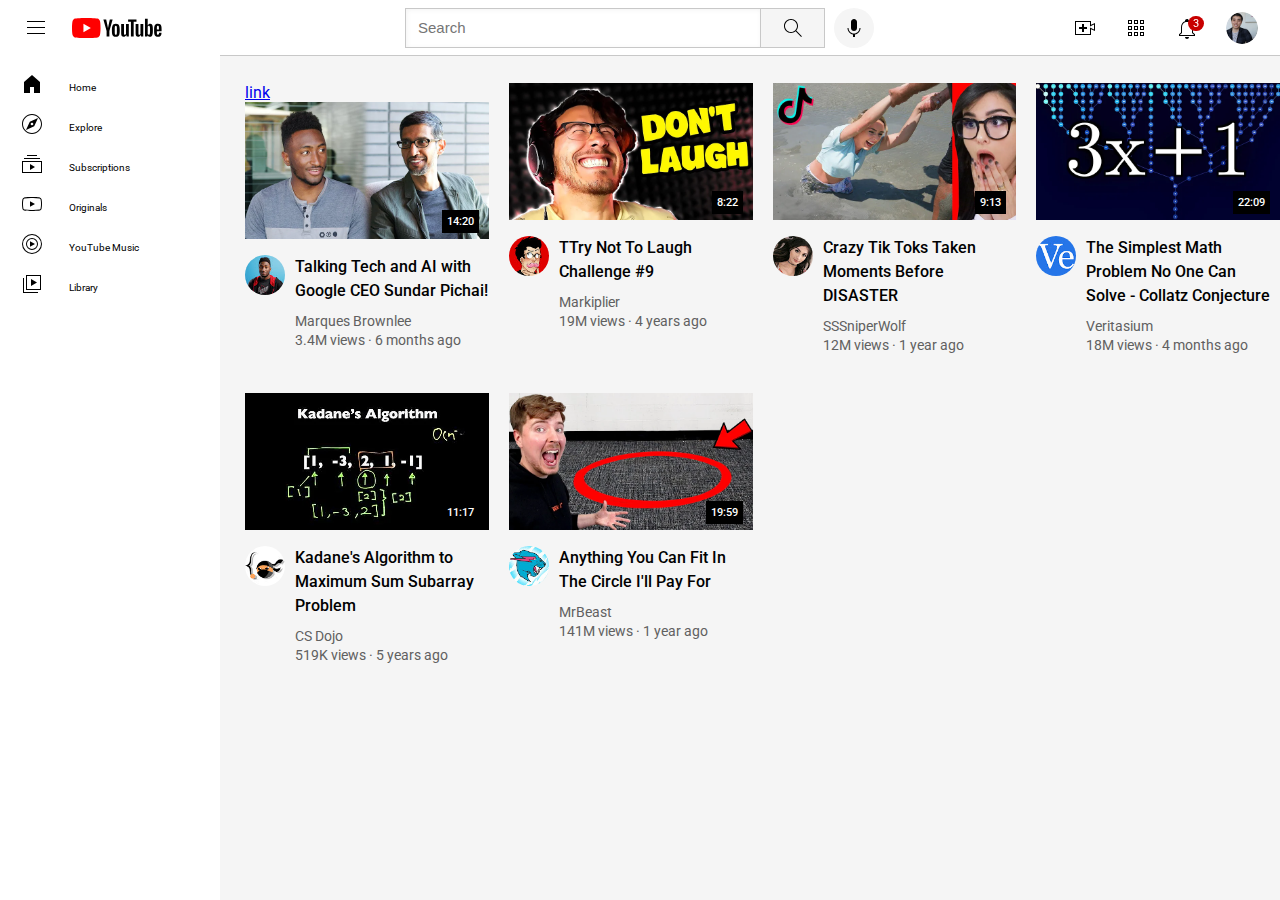
<file: index.html>
<!DOCTYPE html>
<html>
  <head>
    <title>YouTube clone</title>
    <link rel="preconnect" href="https://fonts.googleapis.com">
    <link rel="preconnect" href="https://fonts.gstatic.com" crossorigin>
    <link href="https://fonts.googleapis.com/css2?family=Roboto:wght@400;500;700&display=swap" rel="stylesheet">

    <link rel="stylesheet" href="styles/video.css">
    <link rel="stylesheet" href="styles/header.css">
    <link rel="stylesheet" href="styles/general.css">
    <link rel="stylesheet" href="styles/sidebar.css"> 

  </head>
  <body class="body-element">
    <div class="header-div">
      <div class="header-div1">
          <img class="hamburger-menu" src="icons/hamburger-menu.svg">
          <img class="youtube-logo" src="icons/youtube-logo.svg">
      </div>
      <div class="header-div2">
        <input class="search-bar" type="text" placeholder="Search">
        <button class="search-button">
          <img class="search-button-image" src="icons/search.svg">
          <div>Search</div>
        </button>
        <button class="voice-search-button">
          <img class="voice-icon-image" src="icons/voice-search-icon.svg">
          <div>Search with voice</div>
        </button>
      </div>
      <div class="header-div3">
        <div class="upload-div">
          <img class="upload-icon" src="icons/upload.svg">
          <div>Create</div>
        </div>
        <div class="upload-div">
          <img class="youtube-app-icon" src="icons/youtube-apps.svg">
          <div>YouTube apps</div>
        </div>
        <div class="notification-div">
          <img class="notifications-icon" src="icons/notifications.svg">
          <p class="three-div">3</p>
          <div class="tool-tip">Notifications</div>
        </div>
        <img class="channel-picture" src="channel-pictures/my-channel.jpeg">
      </div>
    </div>

    <div class="sidebar">
      <div class="sidebar-div">
        <img src="icons/home.svg">
        <div>Home</div>
      </div>
      <div class="sidebar-div">
        <img src="icons/explore.svg">
        <div>Explore</div>
      </div>
      <div class="sidebar-div">
        <img src="icons/subscriptions.svg">
        <div>Subscriptions</div>
      </div>
      <div class="sidebar-div">
        <img src="icons/originals.svg">
        <div>Originals</div>
      </div>
      <div class="sidebar-div">
        <img src="icons/youtube-music.svg">
        <div>YouTube Music</div>
      </div>
      <div class="sidebar-div">
        <img src="icons/library.svg">
        <div>Library</div>
      </div>
    </div>

    <div class="video-column">
      <div class="video-preview">
        <a href="https://softflow101.github.io/soft.youtubeclone/exercises.html" target="blank">
          link
        </a>
        <div class="div-thumbnail-1">
          <a href="https://www.youtube.com/watch?v=n2RNcPRtAiY" target="blank">
            <img class="thumbnail-1" src="thumbnails/thumbnail-1.webp">
          </a>
          <div class="time-div">14:20</div>
        </div>
        <div class="video-info-grid">
          <div class="profile-div">
            <a class="channel-link" href="https://www.youtube.com/c/mkbhd" target="blank">
              <img class="profile-pic" src="channel-pictures/channel-1.jpeg">
            </a>
          </div>
          <div class="video-info">
            <div class="video-title">
              <p class="talking-paragraph">
                <a class="video-link" href="https://www.youtube.com/watch?v=n2RNcPRtAiY" target="blank">
                  Talking Tech and AI with Google CEO Sundar Pichai!
                </a>
              </p>
            </div>
            <div>
              <p class="video-author">
              Marques Brownlee
              </p>
            </div>
            <div>
              <p class="video-stats">
              3.4M views · 6 months ago
              </p>
            </div>
          </div>
        </div>
      </div>
  
      <div class="video-preview">
        <div class="div-thumbnail-1">
          <img class="thumbnail-1" src="thumbnails/thumbnail-2.webp">
          <div class="time-div">8:22</div>
        </div>
        <div class="video-info-grid">
          <div class="profile-div">
            <img class="profile-pic" src="channel-pictures/channel-2.jpeg">
          </div>
          <div class="video-info">
            <div class="video-title">
              <p class="talking-paragraph">
              TTry Not To Laugh Challenge #9
              </p>
            </div>
            <div >
              <p class="video-author">
                Markiplier
              </p>
            </div>
            <div>
              <p class="video-stats">
                19M views &#183; 4 years ago
              </p>
            </div>
          </div>
        </div>
      </div>
  
      <div class="video-preview">
        <div class="div-thumbnail-1">
          <img class="thumbnail-1" src="thumbnails/thumbnail-3.webp">
          <div class="time-div">9:13</div>
        </div>
        <div class="video-info-grid">
          <div class="profile-div">
            <img class="profile-pic" src="channel-pictures/channel-3.jpeg">
          </div>
          <div class="video-info">
            <div class="video-title">
              <p class="talking-paragraph">
                Crazy Tik Toks Taken Moments Before DISASTER
              </p>
            </div>
            <div >
              <p class="video-author">
                SSSniperWolf
              </p>
            </div>
            <div>
              <p class="video-stats">
                12M views &#183; 1 year ago
              </p>
            </div>
          </div>
        </div>
      </div>
  
      <div class="video-preview">
        <div class="div-thumbnail-1">
          <img class="thumbnail-1" src="thumbnails/thumbnail-4.webp">
          <div class="time-div">22:09</div>
        </div>
        <div class="video-info-grid">
          <div class="profile-div">
            <img class="profile-pic" src="channel-pictures/channel-4.jpeg">
          </div>
          <div class="video-info">
            <div class="video-title">
              <p class="talking-paragraph">
                The Simplest Math Problem No One Can Solve - Collatz Conjecture
              </p>
            </div>
            <div >
              <p class="video-author">
                Veritasium
              </p>
            </div>
            <div>
              <p class="video-stats">
                
                18M views &#183; 4 months ago
              </p>
            </div>
          </div>
        </div>
      </div>
  
      <div class="video-preview">
        <div class="div-thumbnail-1">
          <img class="thumbnail-1" src="thumbnails/thumbnail-5.webp">
          <div class="time-div">11:17</div>
        </div>
        <div class="video-info-grid">
          <div class="profile-div">
            <img class="profile-pic" src="channel-pictures/channel-5.jpeg">
          </div>
          <div class="video-info">
            <div class="video-title">
              <p class="talking-paragraph">
                Kadane's Algorithm to Maximum Sum Subarray Problem
              </p>
            </div>
            <div >
              <p class="video-author">
                CS Dojo
              </p>
            </div>
            <div>
              <p class="video-stats">
                519K views &#183; 5 years ago
              </p>
            </div>
          </div>
        </div>
      </div>
  
      <div class="video-preview">
        <div class="div-thumbnail-1">
          <img class="thumbnail-1" src="thumbnails/thumbnail-6.webp">
          <div class="time-div">19:59</div>
        </div>
        <div class="video-info-grid">
          <div class="profile-div">
            <img class="profile-pic" src="channel-pictures/channel-6.jpeg">
          </div>
          <div class="video-info">
            <div class="video-title">
              <p class="talking-paragraph">
                Anything You Can Fit In The Circle I'll Pay For
              </p>
            </div>
            <div >
              <p class="video-author">
                MrBeast
              </p>
            </div>
            <div>
              <p class="video-stats">
                141M views &#183; 1 year ago
              </p>
            </div>
          </div>
        </div>
      </div>
    </div>
  </body>
</html>
  </body>
</html>
</file>
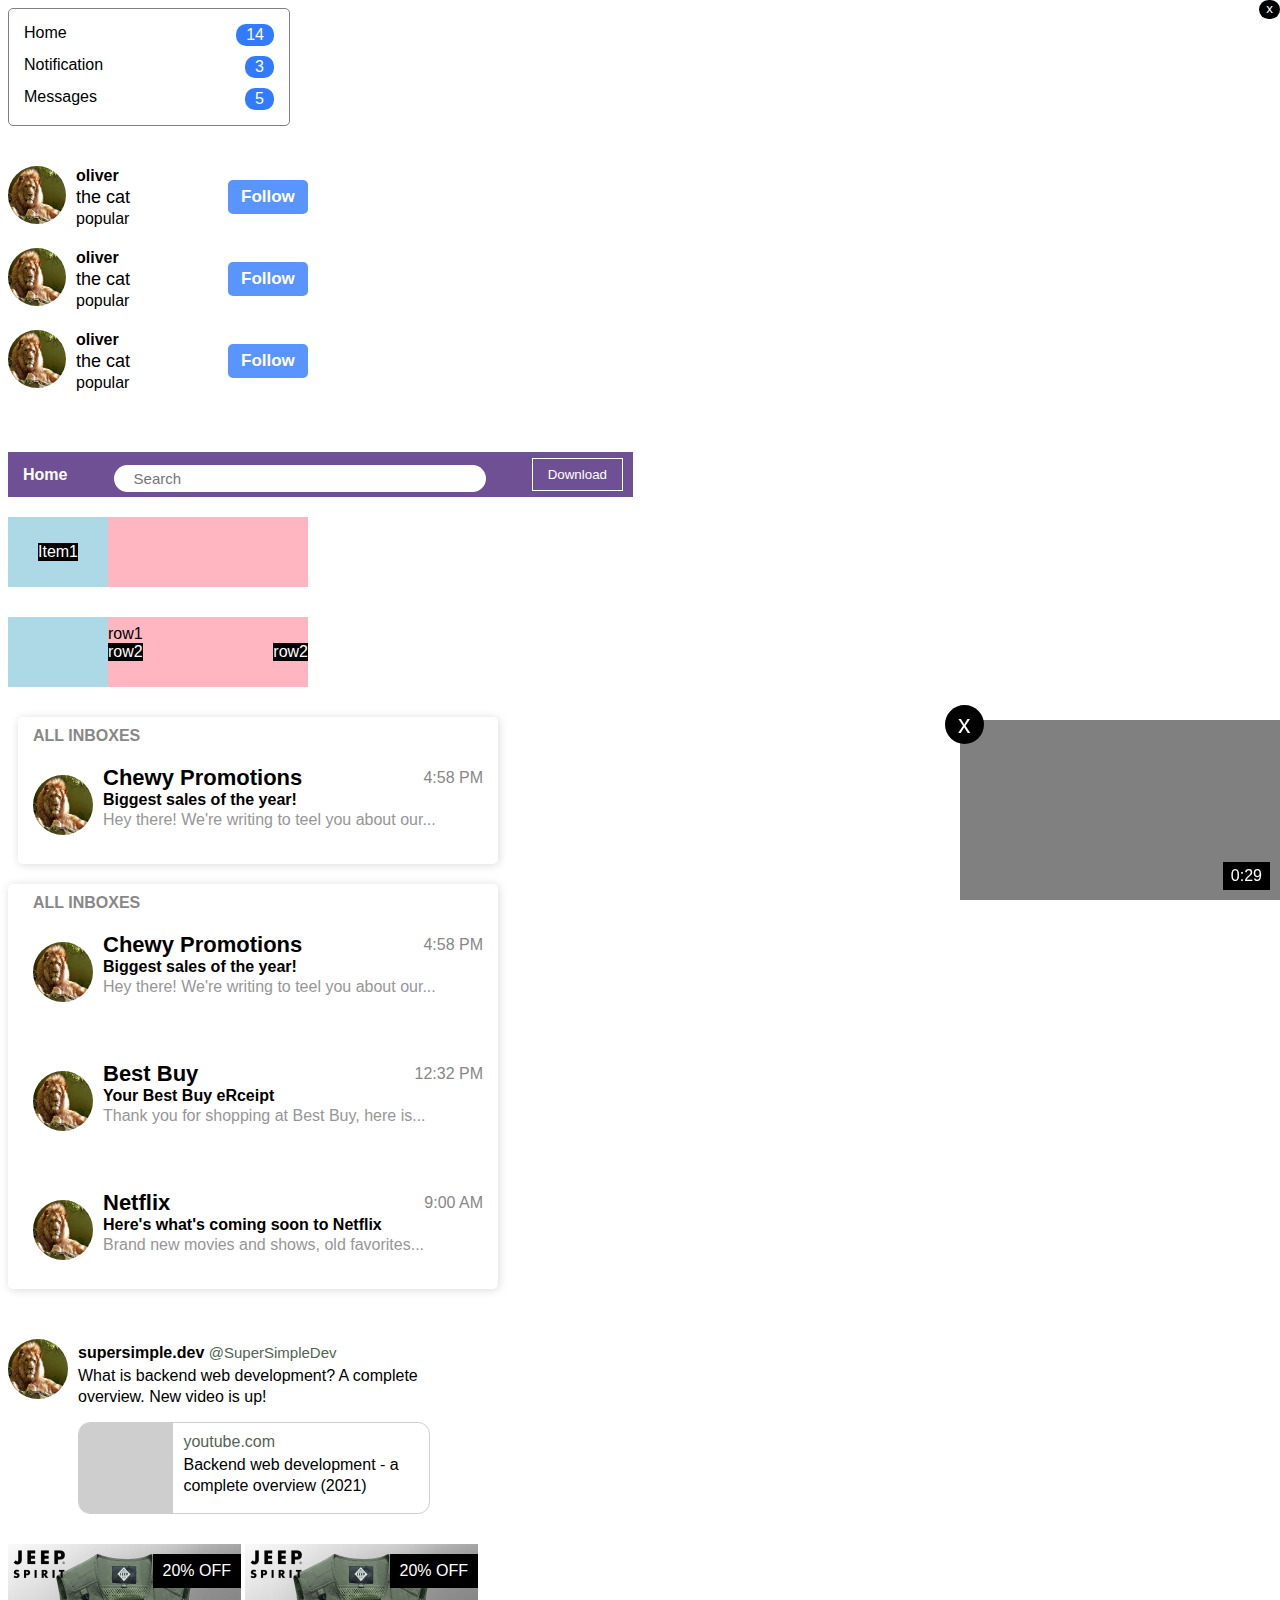
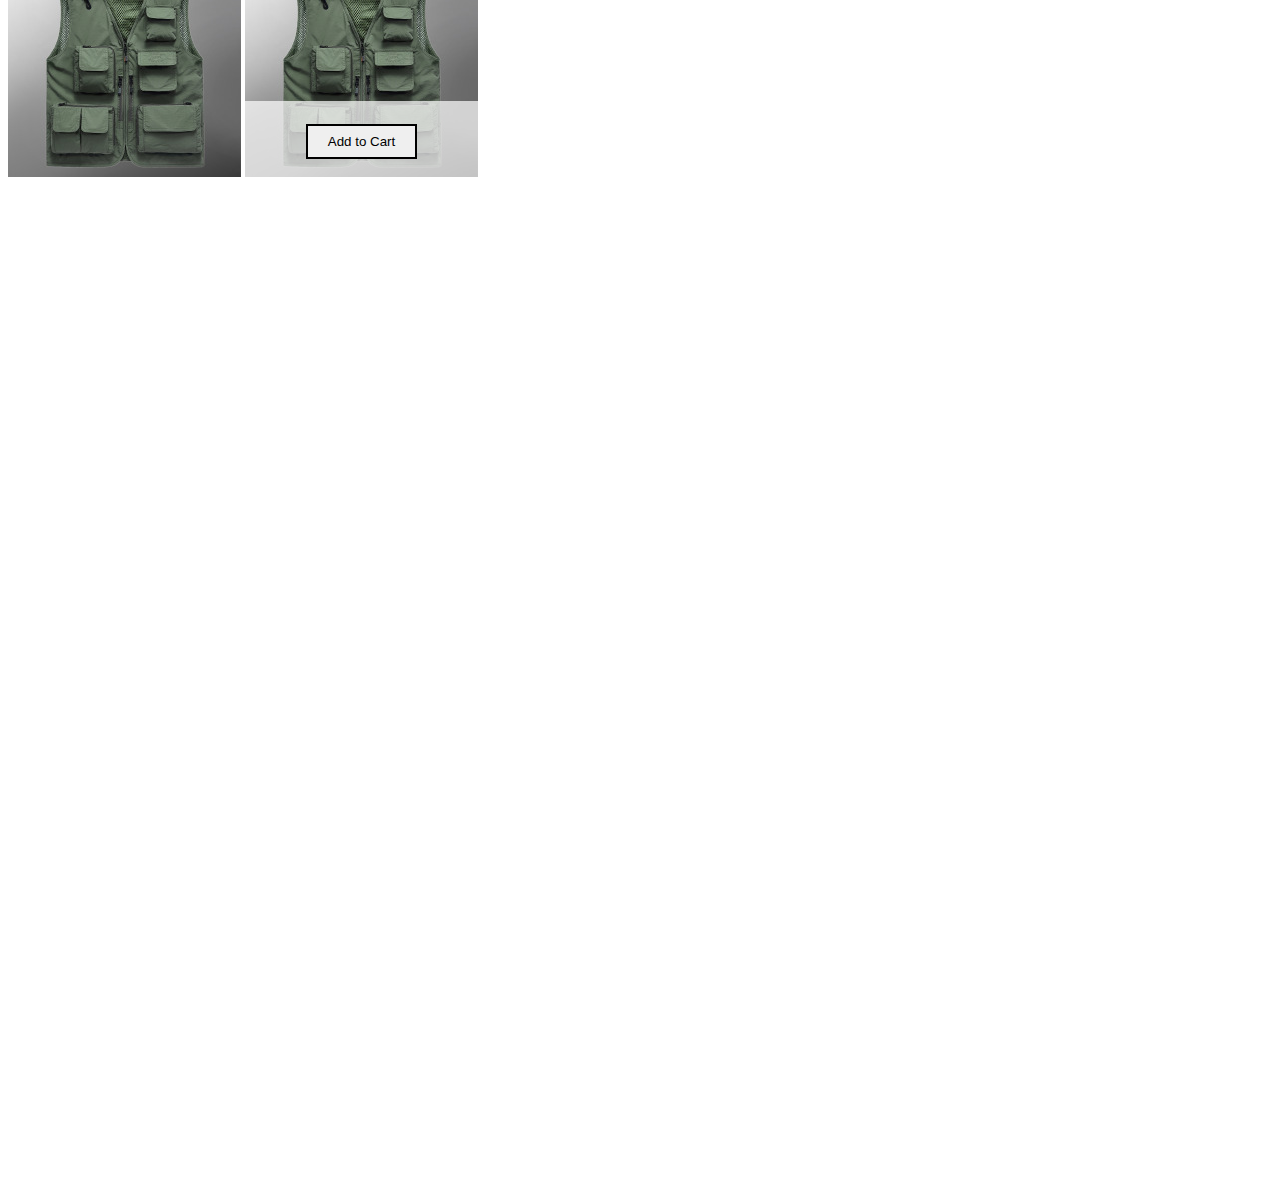
<file: 2exercises.html>
<!DOCTYPE html>
<html>
  <head>
    <title>2Exercises Practice</title>
    <link rel="stylesheet" href="2exercises.css">
  </head>
  <body class="body-element">
    <div class="notified">
      <div class="home-div">
        <div>
          Home
        </div>
        <div class="home-no">
          14
        </div>
      </div>
      <div class="notification-div">
        <div>
          Notification
        </div>
        <div class="notification-no">
          3
        </div>
      </div>
      <div class="messages-div">
        <div>
          Messages
        </div>
        <div class="messages-no">
          5
        </div>
      </div>
    </div>



    <div class="general-div">
      <div class="img-div">
        <img class="img" src="thumbnails/thumbnail-10.webp">
      </div>
      <div class="friend-info">
        <div>
          <p class="oliver-para">
            oliver
          </p>
        </div>
        <div class="cat-para">
          <p>
            the cat
          </p>
        </div>
        <div>
            <p>
              popular
            </p>
        </div>
      </div>
      <div class="button-div">
        <button class="follow-button">
          Follow
        </button>
      </div>
    </div>

    <div class="general-div">
      <div class="img-div">
        <img class="img" src="thumbnails/thumbnail-10.webp">
      </div>
      <div class="friend-info">
        <div>
          <p class="oliver-para">
            oliver
          </p>
        </div>
        <div class="cat-para">
          <p>
            the cat
          </p>
        </div>
        <div>
            <p>
              popular
            </p>
        </div>
      </div>
      <div class="button-div">
        <button class="follow-button">
          Follow
        </button>
      </div>
    </div>

    <div class="general-div">
      <div class="img-div">
        <img class="img" src="thumbnails/thumbnail-10.webp">
      </div>
      <div class="friend-info">
        <div>
          <p class="oliver-para">
            oliver
          </p>
        </div>
        <div class="cat-para">
          <p>
            the cat
          </p>
        </div>
        <div>
            <p>
              popular
            </p>
        </div>
      </div>
      <div class="button-div">
        <button class="follow-button">
          Follow
        </button>
      </div>
    </div>


    <div class="general-div2">
      <div class="home-div2">
        <p class="home-paragraph2">
          Home
        </p>
      </div>
      <div class="search-div">
        <input class="search-bar" type="text" placeholder="Search">
      </div>
      <div class="download-div">
        <button class="download-button" >
          Download
        </button>
      </div>
    </div>

    <div class="div-item">
      <div class="div-item1">
        <p class="item1-paragraph">
          Item1
        </p>
      </div>
      <div class="div-item2">
      </div>
    </div>

    <div class="div-item">
      <div class="div-item1">
        <p class="item1-paragraph">
        </p>
      </div>
      <div class="div-item2">
        <div class="row1-div">
          row1
        </div>
        <div class="row2">
          <div class="row2-div">
            row2
          </div>
          <div class="row2-div">
            row2
          </div>
        </div>
      </div>
    </div>

    <div class="div-general">
      <div>
        <p class="inbox-paragraph">
          ALL INBOXES
        </p>
      </div>
      <div class="second-div">
        <div class="thumbnail-div">
          <img class="thumbnail-10" src="thumbnails/thumbnail-10.webp">
        </div>
        <div>
          <div class="chewy-div">
            <p class="chewy-paragraph">
              Chewy Promotions
            </p>
            <p class="time-paragraph">
              4:58 PM
            </p>
          </div>
          <div>
            <p class="biggest-para">
              Biggest sales of the year!
            </p>
          </div>
          <div>
            <p class="hey-para">
             Hey there! We're writing to teel you about our...
            </p>
          </div>
        </div>
      </div>
    </div>

    <div class="general-divv">
      <div class="div-general2">
        <div>
          <p class="inbox-paragraph">
            ALL INBOXES
          </p>
        </div>
        <div class="second-div">
          <div class="thumbnail-div">
            <img class="thumbnail-10" src="thumbnails/thumbnail-10.webp">
          </div>
          <div>
            <div class="chewy-div">
              <p class="chewy-paragraph">
                Chewy Promotions
              </p>
              <p class="time-paragraph">
                4:58 PM
              </p>
            </div>
            <div>
              <p class="biggest-para">
                Biggest sales of the year!
              </p>
            </div>
            <div>
              <p class="hey-para">
               Hey there! We're writing to teel you about our...
              </p>
            </div>
          </div>
        </div>
      </div>

      <div class="div-general2">
        <div class="second-div">
          <div class="thumbnail-div">
            <img class="thumbnail-10" src="thumbnails/thumbnail-10.webp">
          </div>
          <div>
            <div class="chewy-div">
              <p class="chewy-paragraph">
                Best Buy
              </p>
              <p class="time-paragraph">
                12:32 PM
              </p>
            </div>
            <div>
              <p class="biggest-para">
                Your Best Buy eRceipt
              </p>
            </div>
            <div>
              <p class="hey-para">
                Thank you for shopping at  Best Buy, here is...
              </p>
            </div>
          </div>
        </div>
      </div>

      <div class="div-general2">
        <div class="second-div">
          <div class="thumbnail-div">
            <img class="thumbnail-10" src="thumbnails/thumbnail-10.webp">
          </div>
          <div>
            <div class="chewy-div">
              <p class="chewy-paragraph">
                Netflix
              </p>
              <p class="time-paragraph">
                9:00 AM
              </p>
            </div>
            <div>
              <p class="biggest-para">
                Here's what's coming soon to Netflix
              </p>
            </div>
            <div>
              <p class="hey-para">
                 Brand new movies and shows, old favorites...
              </p>
            </div>
          </div>
        </div>
      </div>
    </div>

    <div class="backend-div-general">
      <div class="backend-thumbnail">
        <img class="thumbnail-pic" src="thumbnails/thumbnail-10.webp">
      </div>
      <div class="backend-text">
        <div>
          <div class="super-backend">
            supersimple.dev <span class="span-text">@SuperSimpleDev</span>
          </div>
          <div class="what-backend">
            What is backend web development?
             A complete overview. New video is up!
          </div>
        </div>
        <div class="gray-shade-div">
          <div class="gray-shade"></div>
          <div class="youtube-com">
            <p class="youtube-paragraph">
              youtube.com
            </p>
            <p class="backend">
              Backend web development - a 
              complete overview (2021)
            </p>
          </div>
        </div>
      </div>
    </div>

    <button class="x-div">
      x
    </button>

    <div class="square">
      <button class="x-button">
        x
      </button>
      <div class="time-div">
        0:29
      </div>
    </div>

    <div class="thumbnail-1000">
      <img src="thumbnails/thumbnail-1000.webp">
      <div class="percentages">
        20&#37; OFF
      </div>
    </div>

    <div class="thumbnail-1000">
      <img src="thumbnails/thumbnail-1000.webp">
      <div class="percentages">
        20&#37; OFF
      </div>
      <div class="add-div">
        <button class="add-button">
          Add to Cart
        </button>
      </div>
    </div>
  </body>
</html>
</file>
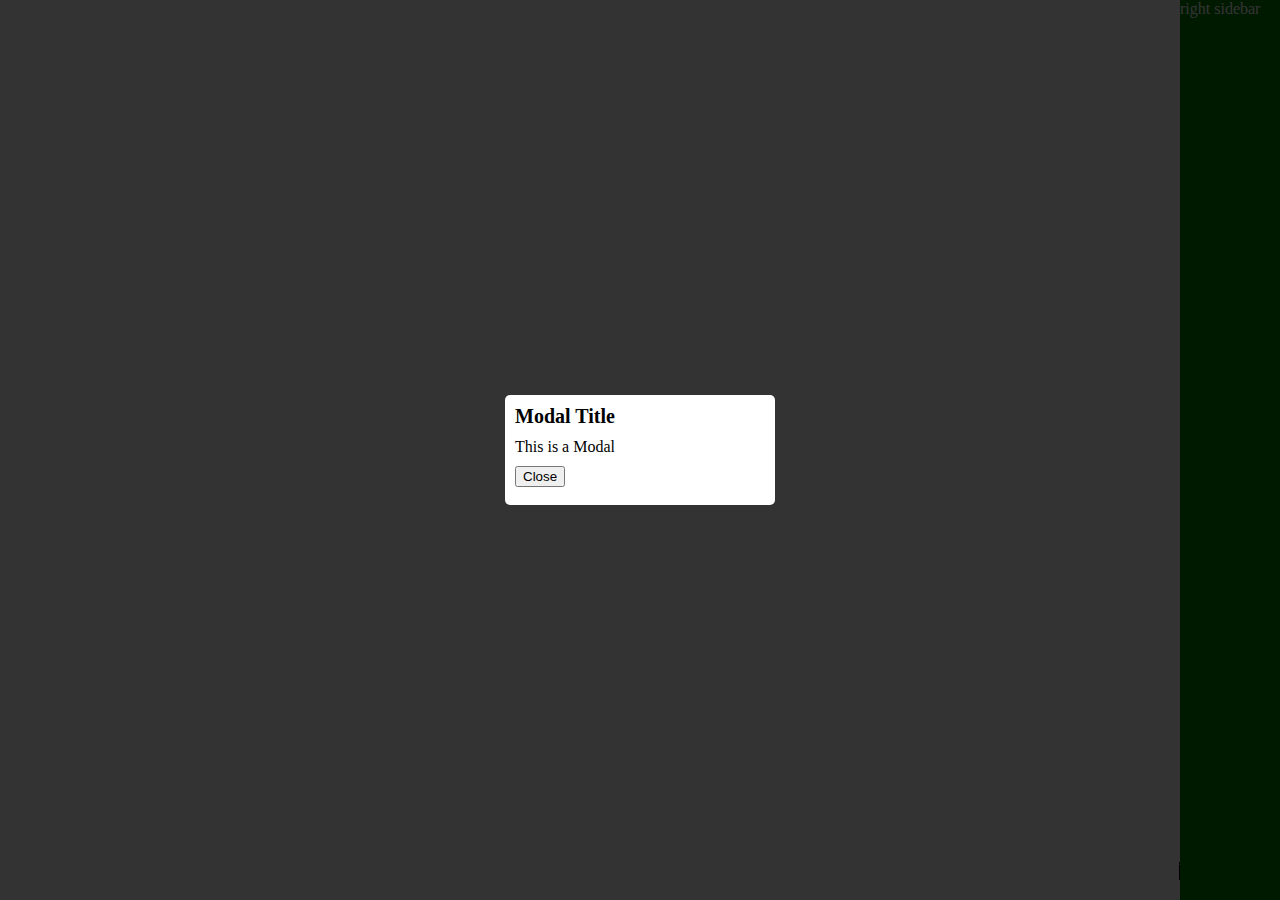
<file: 3exercises.html>
<!DOCTYPE html>
<html>
  <head>
    <title>3exercises</title>
    <style>
      .bottom-right {
        background-color: black;
        color: white;
        position: fixed;
        right: 20px;
        bottom: 20px;
      }

      .side-bar {
        color: white;
        background-color: green;
        position: fixed;
        top: 0;
        bottom: 0;
        right: 0;
        width: 100px;
      }

      .overlay {
        background-color: rgba(0, 0, 0, 0.8);
        position: fixed;
        top: 0;
        bottom: 0;
        right: 0;
        left: 0;
        display: flex;
        align-items: center;
        justify-content: space-around;
      }

      .modal {
        background-color: white;
        width: 260px;
        height: 100px;
        padding-left: 10px;
        padding-top: 10px;
        border-radius: 5px;   
      }

      .modal-title {
        font-size: 20px;
        font-weight: bold;
        margin-bottom: 10px;
      }

      .this-modal {
        margin-bottom: 10px;
      }
    </style>
  </head>
  <body>
  <div class="bottom-right">
    bottom-right
  </div>
  <div class="side-bar">
    right sidebar
  </div>

  <div class="overlay">
    <div class="modal">
      <div class="modal-title">
        Modal Title
      </div>
      <div class="this-modal">
        This is a Modal
      </div>
      <div class="button-div">
        <button>
          Close
        </button>
      </div>
    </div>
  </div>
  </body>
</html>
</file>
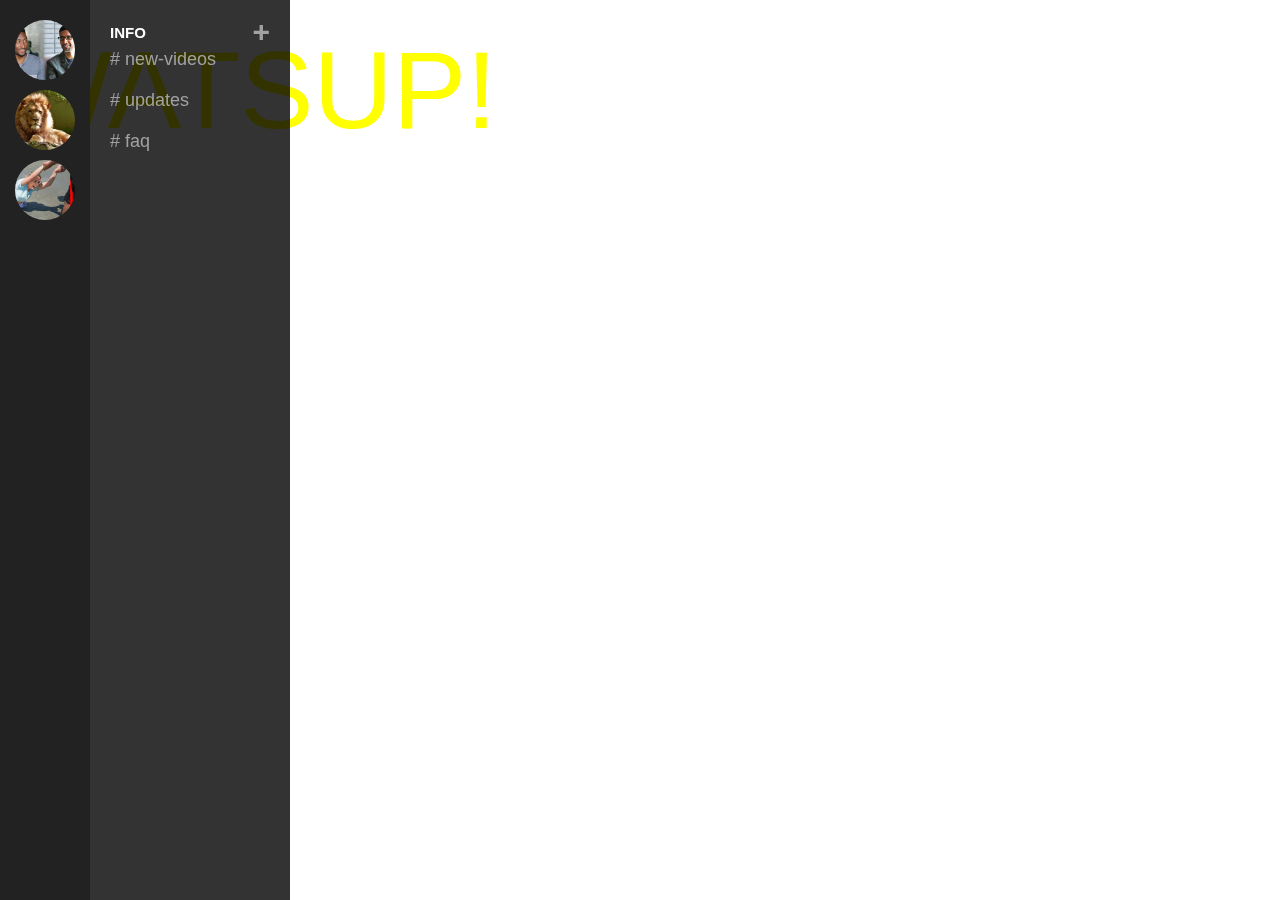
<file: 4exercises.html>
<!DOCTYPE html>
<html>
  <head>
    <style>
      p {
        font-family: arial;
        margin: 0;
      }

      div {
        font-family: arial;
        margin: 0;
      }
    .img-info-div {
      background-color: rgb(34, 34, 34);
      position: fixed;
      top: 0;
      bottom: 0;
      left: 0;
      width: 90px;
    }

      .img-info {
        width: 60px;
        height: 60px;
        margin: 10px;
        object-fit: cover;
        border-radius: 40px;
      }

      .img-div {
        width: 60px;
        height: 60px;
        margin-bottom: 10px;
        margin-left: 5px;
        margin-top: 10px;
      }

      .div-info {
        background-color: rgba(0, 0, 0, 0.8);
        position: fixed;
        top: 0;
        bottom: 0;
        left: 90px;
        width: 200px;
      }

      .plus-info {
        display: flex;
        justify-content: space-between;
        align-items: center;
        margin-left: 20px;
        margin-right: 20px;
        margin-top: 15px;
      }

      .info-para {
        font-weight: bold;
        color: white;
        font-size: 15px;
      }

      .plus-para {
        font-size: 30px;
        font-weight: bold;
        color: rgb(161, 161, 161);
      }

      .new-videos,
      .updates-para,
      .faq-para {
        font-size: 18px;
        margin-left: 20px;
        color: rgb(161, 161, 161);
        margin-bottom: 20px;
      }

      .hey-nigga {
        color: yellow;
        font-size: 110px;
      }


    </style>
    <title>3exercises</title>
  </head>-info
  <body>
    <div class="img-info-div">
      <div class="img-div">
        <img class="img-info" src="thumbnails/thumbnail-1.webp">
      </div>
      <div class="img-div">
        <img class="img-info" src="thumbnails/thumbnail-10.webp">
      </div>
      <div class="img-div">
        <img class="img-info" src="thumbnails/thumbnail-3.webp">
      </div>
    </div>

    <div class="div-info">
      <div class="plus-info">
        <p class="info-para">
          INFO
        </p>
        <p class="plus-para">
          +
        </p>
      </div>
      <div>
        <p class="new-videos">
          &#35; new-videos
        </p>

        <p class="updates-para">
          &#35; updates
        </p>

        <p class="faq-para">
          &#35; faq
        </p>
      </div>
    </div>

    <div class="hey-nigga">
      WATSUP!
    </div>
  </body>
</html>
</file>
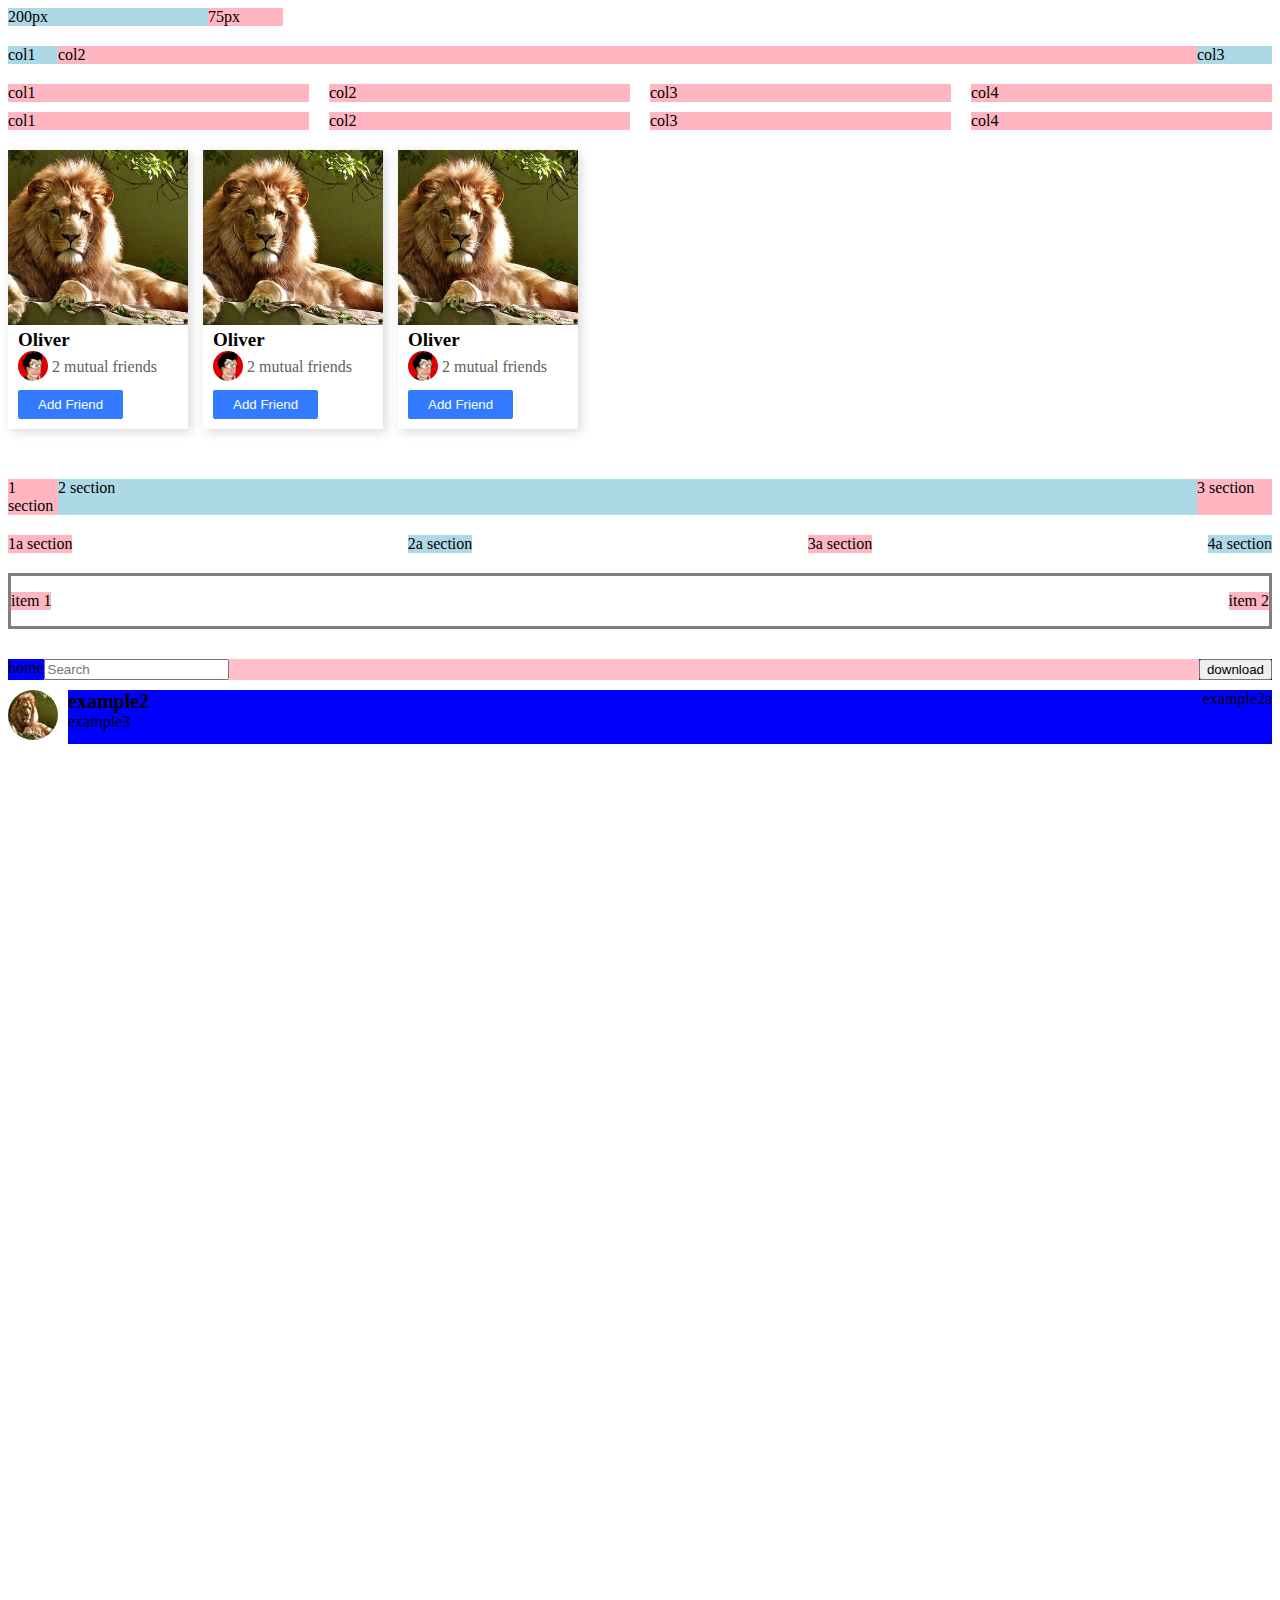
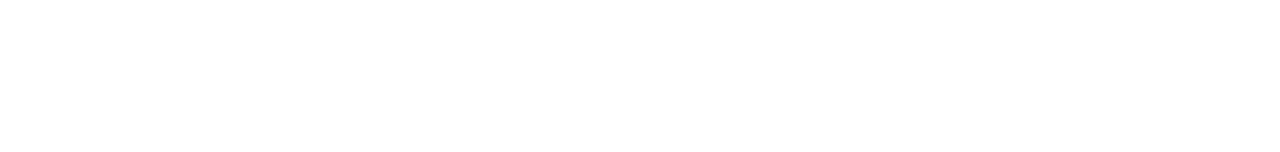
<file: exercises.html>
<!DOCTYPE html>
<html>
  <head>
    <title>exercises practice</title>
    <style>
      p {
        margin-top: 0;
        margin-bottom: 0;
      }
      
      .two-div {
        display: grid;
        grid-template-columns: 200px 75px;
        margin-bottom: 20px;
      }

      .three-div {
        display: grid;
        grid-template-columns: 50px 1fr 75px;
      }

      .four-div {
        margin-top: 20px;
        margin-bottom: 20px;
        display: grid;
        grid-template-columns: 1fr 1fr 1fr 1fr;
        column-gap: 20px;
        row-gap: 10px;
      }

      .oliver-paragraph {
        font-weight: bold;
        font-size: 19px;
      }

      .friends {
        box-shadow: 3px 3px 10px rgba(0, 0, 0, 0.15);
        margin-bottom: 50px;
      }

      .image {
        width: 180px;
        height: 175px;
        object-fit: cover;
        object-position: center;
      }

      .profile-pic {
        width: 30px;
        border-radius: 30px;
      }

      .profile-div {
        display: inline-block;
        vertical-align: middle;
        width: 30px;
      }

      .mutual-paragraph {
        color: rgb(96, 96, 96);
      }

      .mutual-div {
        display: inline-block;
      }

      .mutual-info {
        padding-left: 10px;
        padding-bottom: 10px;
      }

      .add-button {
        padding-top: 7px;
        padding-bottom: 7px;
        padding-left: 20px;
        padding-right: 20px;
        background-color: rgb(50, 122, 255);
        border: none;
        color: white;
        border-radius: 2px;
        margin-top: 5px;

      }

      .column1 {
        display: grid;
        grid-template-columns: 180px 180px 180px;
        column-gap: 15px;
      }
      .sections-div {
        display: flex;
        flex-direction: row;
        margin-bottom: 20px;
      }

      .section-1 {
        background-color: lightpink;
        width: 50px;
      }

      .section-2 {
        background-color: lightblue;
        flex: 1;
      }

      .section-3 {
        background-color: lightpink;
        width: 75px;
      }

      .section-1a {
        background-color: lightpink;
      }

      .section-2a {
        background-color: lightblue;
      }

      .section-3a {
        background-color: lightpink;
      }

      .section-4a {
        background-color: lightblue;
      }

      .sections-diva {
        display: flex;
        flex-direction: row;
        margin-bottom: 20px;
        justify-content: space-between;
      }

      .sections-divb {
        display: flex;
        flex-direction: row;
        border-color: gray;
        border-style: solid;
        height: 50px;
        justify-content: space-between;
        align-items: center;
      }

      .example-div {
        margin-top: 30px;
        display: flex;
        margin-bottom: 10px;
      }

      .home-div {
        background-color: blue;
      }

      .search-div {
        background-color: pink;
        flex:1;
      }

      .download-div {
        background-color: blue;
      }

      .img-example {
        width: 50px;
        height: 50px;
        border-radius: 25px;
      }

      .example {
        display: flex;
      }

      .example-1 {
        width: 50px;
      }
      
      .example-2 {
        flex: 1;
        background-color: blue;
        margin-left: 10px;
      }

      .example-2para {
        font-weight: 800;
        font-size: 20px;
      }

      .example2-flex {
        display: flex;
        justify-content: space-between;
      }
    </style>
  </head>
  <body style="padding-bottom: 1000px;">
    <div class="two-div">
      <div style="background-color: lightblue;">
        200px
      </div>
      <div style="background-color: lightpink;">
        75px
      </div>
    </div>

    <div class="three-div">
      <div style="background-color: lightblue;">
        col1
      </div>
      <div style="background-color: lightpink;">
        col2
      </div>
      <div style="background-color: lightblue;">
        col3
      </div>
    </div>

    <div class="four-div">
      <div style="background-color: lightpink;">
        col1
      </div>
      <div style="background-color: lightpink;">
        col2
      </div>
      <div style="background-color: lightpink;">
        col3
      </div>
      <div style="background-color: lightpink;">
        col4
      </div>
      <div style="background-color: lightpink;">
        col1
      </div>
      <div style="background-color: lightpink;">
        col2
      </div>
      <div style="background-color: lightpink;">
        col3
      </div>
      <div style="background-color: lightpink;">
        col4
      </div>
    </div>

    <div class="column1">
      <div class="friends">
        <div class="image-div">
          <img class="image" src="thumbnails/thumbnail-10.webp">
        </div>
        <div class="mutual-info">
          <div>
            <p class="oliver-paragraph">
              Oliver
            </p>
          </div>
          <div class="profile-div">
            <img class="profile-pic" src="channel-pictures/channel-2.jpeg">
          </div>
          <div class="mutual-div">
            <p class="mutual-paragraph">
              2 mutual friends
            </p>
          </div>
          <div>
            <button class="add-button">
              Add Friend
            </button>
          </div>
        </div>
      </div>
  
      <div class="friends">
        <div class="image-div">
          <img class="image" src="thumbnails/thumbnail-10.webp">
        </div>
        <div class="mutual-info">
          <div>
            <p class="oliver-paragraph">
              Oliver
            </p>
          </div>
          <div class="profile-div">
            <img class="profile-pic" src="channel-pictures/channel-2.jpeg">
          </div>
          <div class="mutual-div">
            <p class="mutual-paragraph">
              2 mutual friends
            </p>
          </div>
          <div>
            <button class="add-button">
              Add Friend
            </button>
          </div>
  
        </div>
      </div>
  
      <div class="friends">
        <div class="image-div">
          <img class="image" src="thumbnails/thumbnail-10.webp">
        </div>
        <div class="mutual-info">
          <div>
            <p class="oliver-paragraph">
              Oliver
            </p>
          </div>
          <div class="profile-div">
            <img class="profile-pic" src="channel-pictures/channel-2.jpeg">
          </div>
          <div class="mutual-div">
            <p class="mutual-paragraph">
              2 mutual friends
            </p>
          </div>
          <div>
            <button class="add-button">
              Add Friend
            </button>
          </div>
  
        </div>
      </div>
    </div>

    
    <div class="sections-div">
      <div class="section-1">
        1 section
      </div>
      <div class="section-2">
        2 section
      </div>
      <div class="section-3">
        3 section
      </div>
    </div>

    <div class="sections-diva">
      <div class="section-1a">
        1a section
      </div>
      <div class="section-2a">
        2a section
      </div>
      <div class="section-3a">
        3a section
      </div>
      <div class="section-4a">
        4a section
      </div>
    </div>

    <div class="sections-divb">
      <div class="section-1a">
        item 1
      </div>
      <div class="section-1a">
        item 2
      </div>
    </div>

    <div class="example-div">
      <div class="home-div">
        <p>
          home
        </p>
      </div>
      <div class="search-div">
        <input type="text" placeholder="Search">
      </div>
      <div class="download-div">
        <button>
          download
        </button>
      </div>
    </div>

    <div class="example">
      <div class="example-1">
        <img class="img-example" src="thumbnails/thumbnail-10.webp">
      </div>
  
      <div class="example-2">
        <div class="example2-flex">
          <p class="example-2para">
            example2
          </p>
          <p>
            example2a
          </p>
        </div>
        <div>
          <p>
            example3
          </p>
        </div>
      </div>
    </div>
    </body>
</html>
</file>
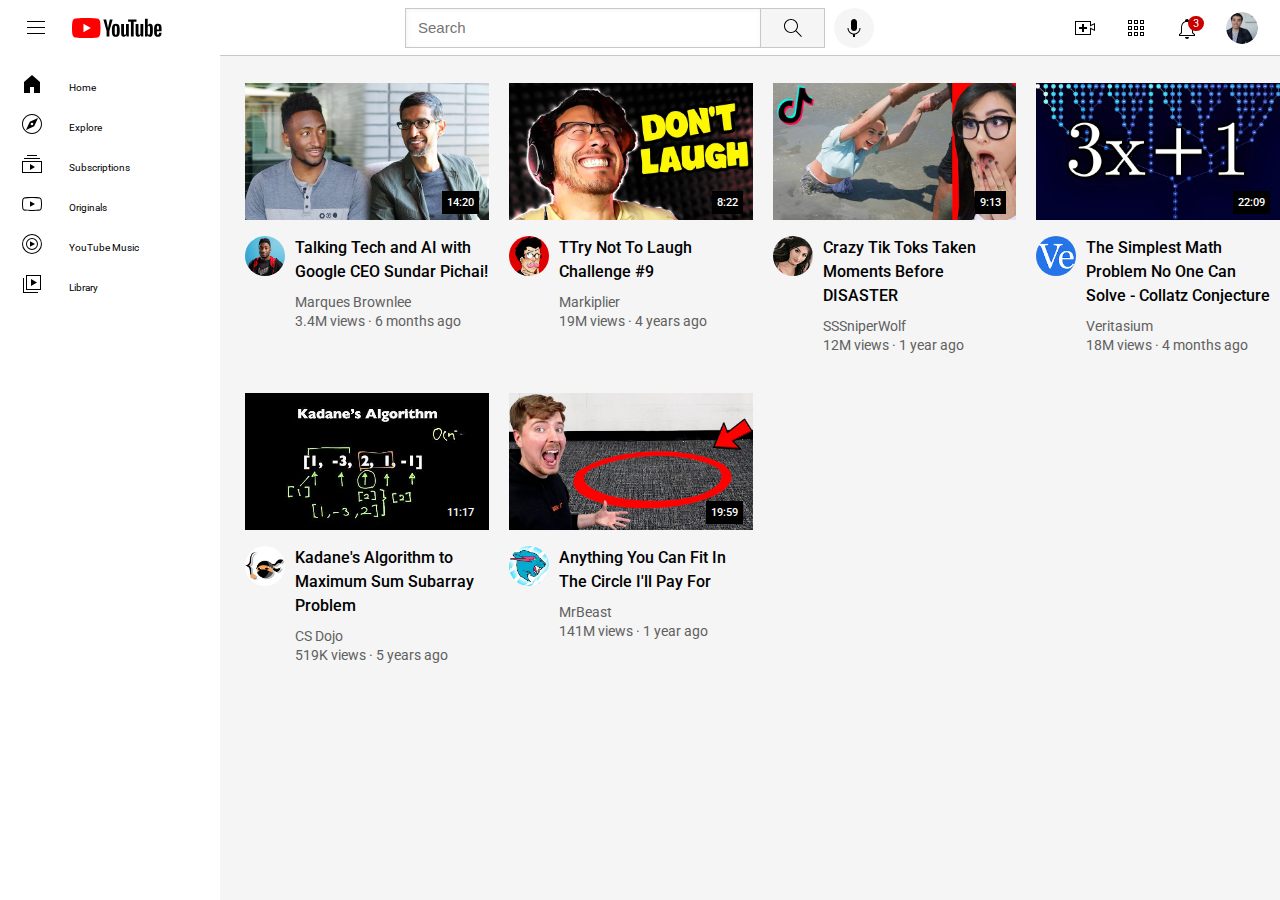
<file: youtube.html>
<!DOCTYPE html>
<html>
  <head>
    <title>YouTube clone</title>
    <link rel="preconnect" href="https://fonts.googleapis.com">
    <link rel="preconnect" href="https://fonts.gstatic.com" crossorigin>
    <link href="https://fonts.googleapis.com/css2?family=Roboto:wght@400;500;700&display=swap" rel="stylesheet">

    <link rel="stylesheet" href="styles/video.css">
    <link rel="stylesheet" href="styles/header.css">
    <link rel="stylesheet" href="styles/general.css">
    <link rel="stylesheet" href="styles/sidebar.css"> 

  </head>
  <body class="body-element">
    <div class="header-div">
      <div class="header-div1">
          <img class="hamburger-menu" src="icons/hamburger-menu.svg">
          <img class="youtube-logo" src="icons/youtube-logo.svg">
      </div>
      <div class="header-div2">
        <input class="search-bar" type="text" placeholder="Search">
        <button class="search-button">
          <img class="search-button-image" src="icons/search.svg">
          <div>Search</div>
        </button>
        <button class="voice-search-button">
          <img class="voice-icon-image" src="icons/voice-search-icon.svg">
          <div>Search with voice</div>
        </button>
      </div>
      <div class="header-div3">
        <div class="upload-div">
          <img class="upload-icon" src="icons/upload.svg">
          <div>Create</div>
        </div>
        <div class="upload-div">
          <img class="youtube-app-icon" src="icons/youtube-apps.svg">
          <div>YouTube apps</div>
        </div>
        <div class="notification-div">
          <img class="notifications-icon" src="icons/notifications.svg">
          <p class="three-div">3</p>
          <div class="tool-tip">Notifications</div>
        </div>
        <img class="channel-picture" src="channel-pictures/my-channel.jpeg">
      </div>
    </div>

    <div class="sidebar">
      <div class="sidebar-div">
        <img src="icons/home.svg">
        <div>Home</div>
      </div>
      <div class="sidebar-div">
        <img src="icons/explore.svg">
        <div>Explore</div>
      </div>
      <div class="sidebar-div">
        <img src="icons/subscriptions.svg">
        <div>Subscriptions</div>
      </div>
      <div class="sidebar-div">
        <img src="icons/originals.svg">
        <div>Originals</div>
      </div>
      <div class="sidebar-div">
        <img src="icons/youtube-music.svg">
        <div>YouTube Music</div>
      </div>
      <div class="sidebar-div">
        <img src="icons/library.svg">
        <div>Library</div>
      </div>
    </div>

    <div class="video-column">
      <div class="video-preview">
        <div class="div-thumbnail-1">
          <a href="https://www.youtube.com/watch?v=n2RNcPRtAiY">
            <img class="thumbnail-1" src="thumbnails/thumbnail-1.webp">
          </a>
          <div class="time-div">14:20</div>
        </div>
        <div class="video-info-grid">
          <div class="profile-div">
            <a class="channel-link" href="https://www.youtube.com/c/mkbhd">
              <img class="profile-pic" src="channel-pictures/channel-1.jpeg">
            </a>
          </div>
          <div class="video-info">
            <div class="video-title">
              <p class="talking-paragraph">
                <a class="video-link" href="https://www.youtube.com/watch?v=n2RNcPRtAiY">
                  Talking Tech and AI with Google CEO Sundar Pichai!
                </a>
              </p>
            </div>
            <div>
              <p class="video-author">
              Marques Brownlee
              </p>
            </div>
            <div>
              <p class="video-stats">
              3.4M views · 6 months ago
              </p>
            </div>
          </div>
        </div>
      </div>
  
      <div class="video-preview">
        <div class="div-thumbnail-1">
          <img class="thumbnail-1" src="thumbnails/thumbnail-2.webp">
          <div class="time-div">8:22</div>
        </div>
        <div class="video-info-grid">
          <div class="profile-div">
            <img class="profile-pic" src="channel-pictures/channel-2.jpeg">
          </div>
          <div class="video-info">
            <div class="video-title">
              <p class="talking-paragraph">
              TTry Not To Laugh Challenge #9
              </p>
            </div>
            <div >
              <p class="video-author">
                Markiplier
              </p>
            </div>
            <div>
              <p class="video-stats">
                19M views &#183; 4 years ago
              </p>
            </div>
          </div>
        </div>
      </div>
  
      <div class="video-preview">
        <div class="div-thumbnail-1">
          <img class="thumbnail-1" src="thumbnails/thumbnail-3.webp">
          <div class="time-div">9:13</div>
        </div>
        <div class="video-info-grid">
          <div class="profile-div">
            <img class="profile-pic" src="channel-pictures/channel-3.jpeg">
          </div>
          <div class="video-info">
            <div class="video-title">
              <p class="talking-paragraph">
                Crazy Tik Toks Taken Moments Before DISASTER
              </p>
            </div>
            <div >
              <p class="video-author">
                SSSniperWolf
              </p>
            </div>
            <div>
              <p class="video-stats">
                12M views &#183; 1 year ago
              </p>
            </div>
          </div>
        </div>
      </div>
  
      <div class="video-preview">
        <div class="div-thumbnail-1">
          <img class="thumbnail-1" src="thumbnails/thumbnail-4.webp">
          <div class="time-div">22:09</div>
        </div>
        <div class="video-info-grid">
          <div class="profile-div">
            <img class="profile-pic" src="channel-pictures/channel-4.jpeg">
          </div>
          <div class="video-info">
            <div class="video-title">
              <p class="talking-paragraph">
                The Simplest Math Problem No One Can Solve - Collatz Conjecture
              </p>
            </div>
            <div >
              <p class="video-author">
                Veritasium
              </p>
            </div>
            <div>
              <p class="video-stats">
                
                18M views &#183; 4 months ago
              </p>
            </div>
          </div>
        </div>
      </div>
  
      <div class="video-preview">
        <div class="div-thumbnail-1">
          <img class="thumbnail-1" src="thumbnails/thumbnail-5.webp">
          <div class="time-div">11:17</div>
        </div>
        <div class="video-info-grid">
          <div class="profile-div">
            <img class="profile-pic" src="channel-pictures/channel-5.jpeg">
          </div>
          <div class="video-info">
            <div class="video-title">
              <p class="talking-paragraph">
                Kadane's Algorithm to Maximum Sum Subarray Problem
              </p>
            </div>
            <div >
              <p class="video-author">
                CS Dojo
              </p>
            </div>
            <div>
              <p class="video-stats">
                519K views &#183; 5 years ago
              </p>
            </div>
          </div>
        </div>
      </div>
  
      <div class="video-preview">
        <div class="div-thumbnail-1">
          <img class="thumbnail-1" src="thumbnails/thumbnail-6.webp">
          <div class="time-div">19:59</div>
        </div>
        <div class="video-info-grid">
          <div class="profile-div">
            <img class="profile-pic" src="channel-pictures/channel-6.jpeg">
          </div>
          <div class="video-info">
            <div class="video-title">
              <p class="talking-paragraph">
                Anything You Can Fit In The Circle I'll Pay For
              </p>
            </div>
            <div >
              <p class="video-author">
                MrBeast
              </p>
            </div>
            <div>
              <p class="video-stats">
                141M views &#183; 1 year ago
              </p>
            </div>
          </div>
        </div>
      </div>
    </div>
  </body>
</html>
  </body>
</html>
</file>
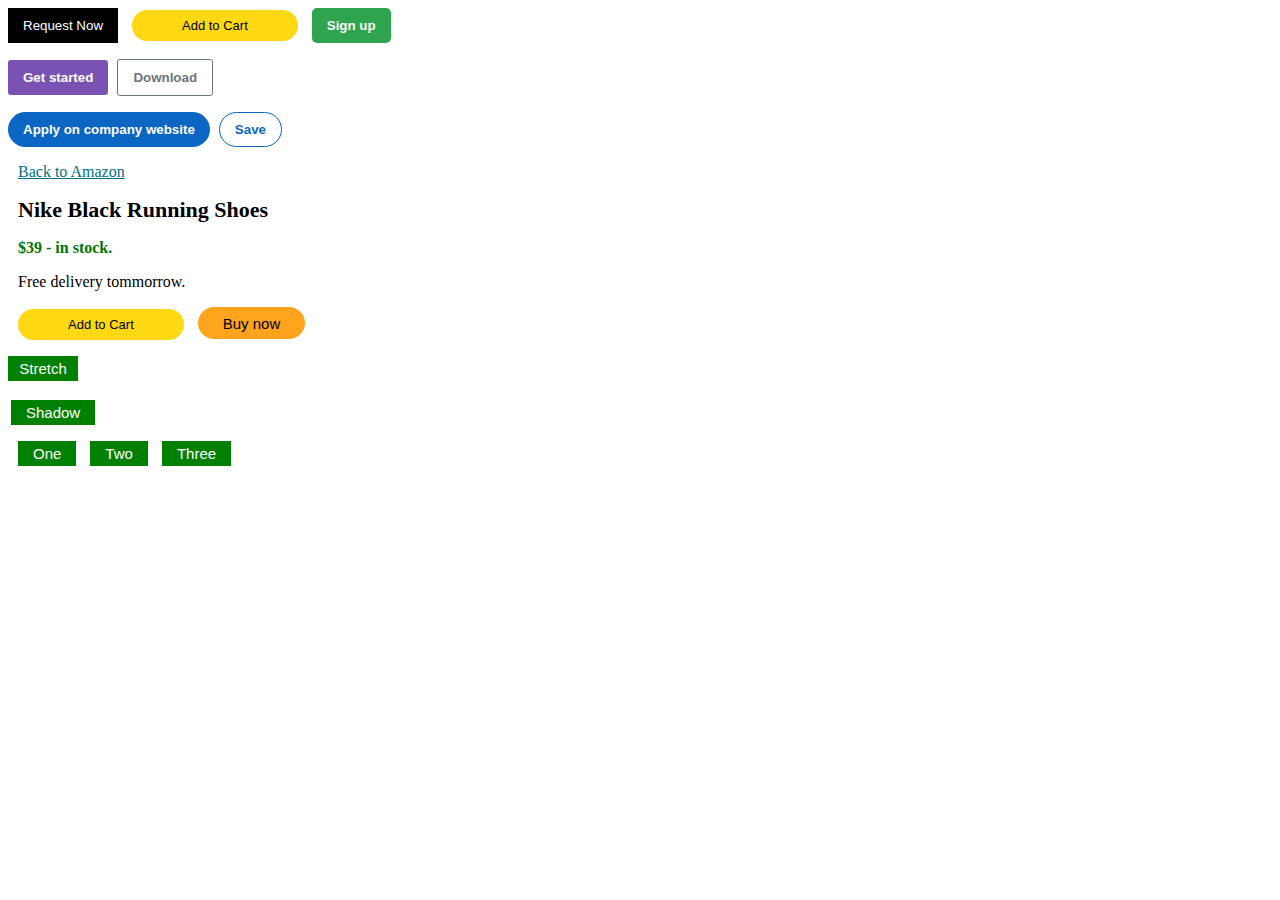
<file: intro-to-html/button.html>
<!DOCTYPE html>
<html>
  <head>
    <title>Button practice</title>
    <link rel="stylesheet" href="styles/button.css">
  </head>
  <body>
    <button class="request-button">
      Request Now
    </button>
    
    <button class="add-button">
      Add to Cart
    </button>
    
    <button class="sign-button">
      Sign up
    </button>
    
    <p>
      <button class="get-button">
        Get started
      </button>
    
    <button class="download-button">
      Download
    </button>
    </p>
    
    <button class="apply-button">
      Apply on company website
    </button>
    
    <button class="save-button">
      Save
    </button>
    
    <p>
      <a class="back-paragraph" href="https://www.amazon.com/" target="blank">
      Back to Amazon
    </a>
    </p>
    
    <p class="nike-paragraph">
      Nike Black Running Shoes
    </p>
    
    <p class="stock-paragraph"
    >$39 - in stock.
    </p>
    
    <p class="free-paragraph">
      Free delivery tommorrow.
    </p>
    
    <p>
      <button class="add-button">
        Add to Cart
      </button>
    
    <button class="buy-paragraph">
      Buy now
    </button>
    </p>
    
    <button class="stretch-button">
      Stretch
    </button>
    
    <p>
    <button class="shadow-button">
      Shadow
    </button>
    </p>
    
    <button class="one-button">
      One
    </button>
    
    <button class="two-button">
      Two
    </button>
    
    <button class="three-button">
      Three
    </button>
  </body>
</html>
</file>
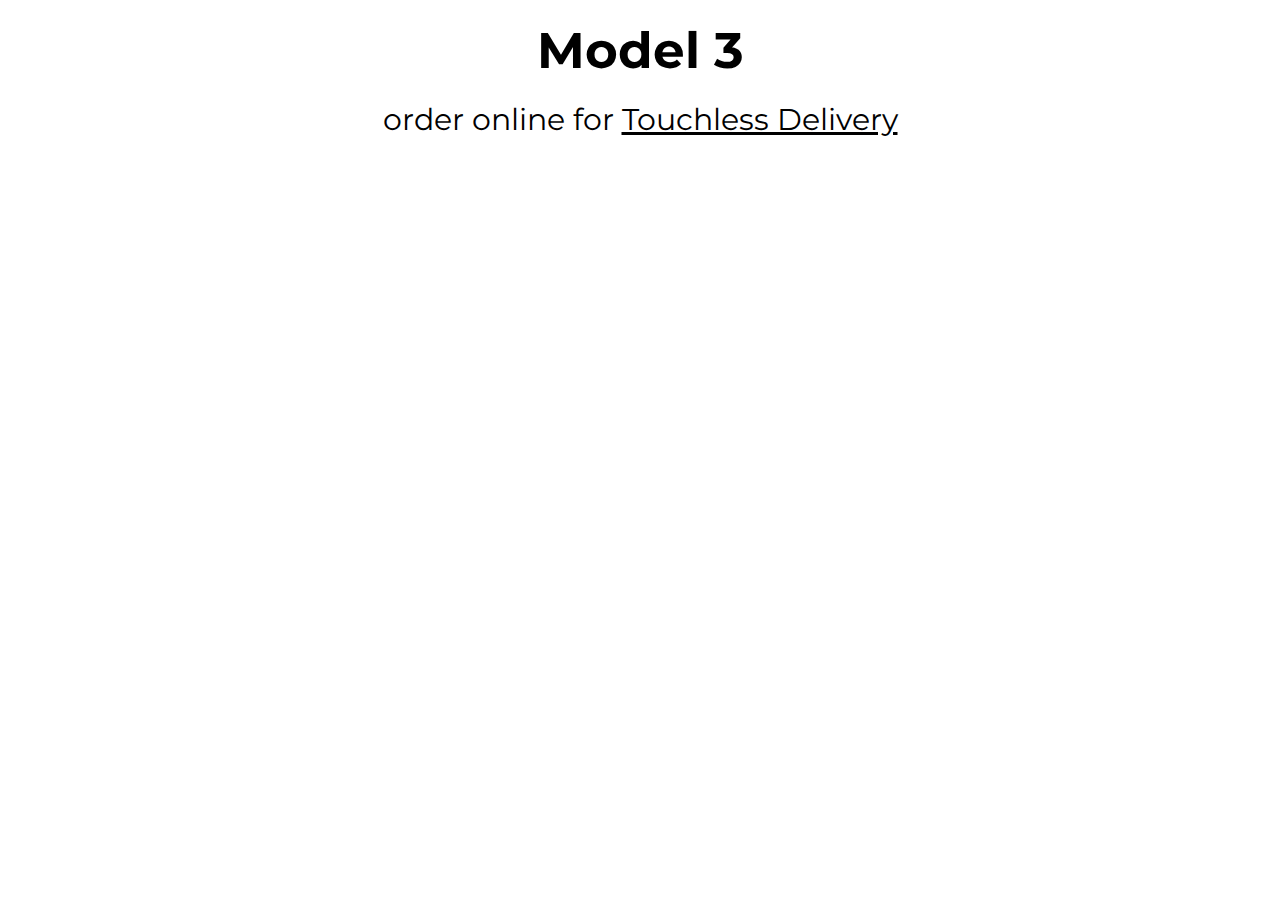
<file: intro-to-html/new.html>
<!DOCTYPE html>
<html>
  <head>
    <link rel="preconnect" href="https://fonts.googleapis.com">
<link rel="preconnect" href="https://fonts.gstatic.com" crossorigin>
<link href="https://fonts.googleapis.com/css2?family=Montserrat:wght@400;700&display=swap" rel="stylesheet">
    <title>Soft Workspace</title>
    <link rel="stylesheet" href="styles/new.css">
  </head>
  <body>
    <p class="model-paragraph">
      Model 3
    </p>

    <p class="order-delivery">
      order online for <u>Touchless Delivery</u>
    </p>
  </body>
</html>
</file>
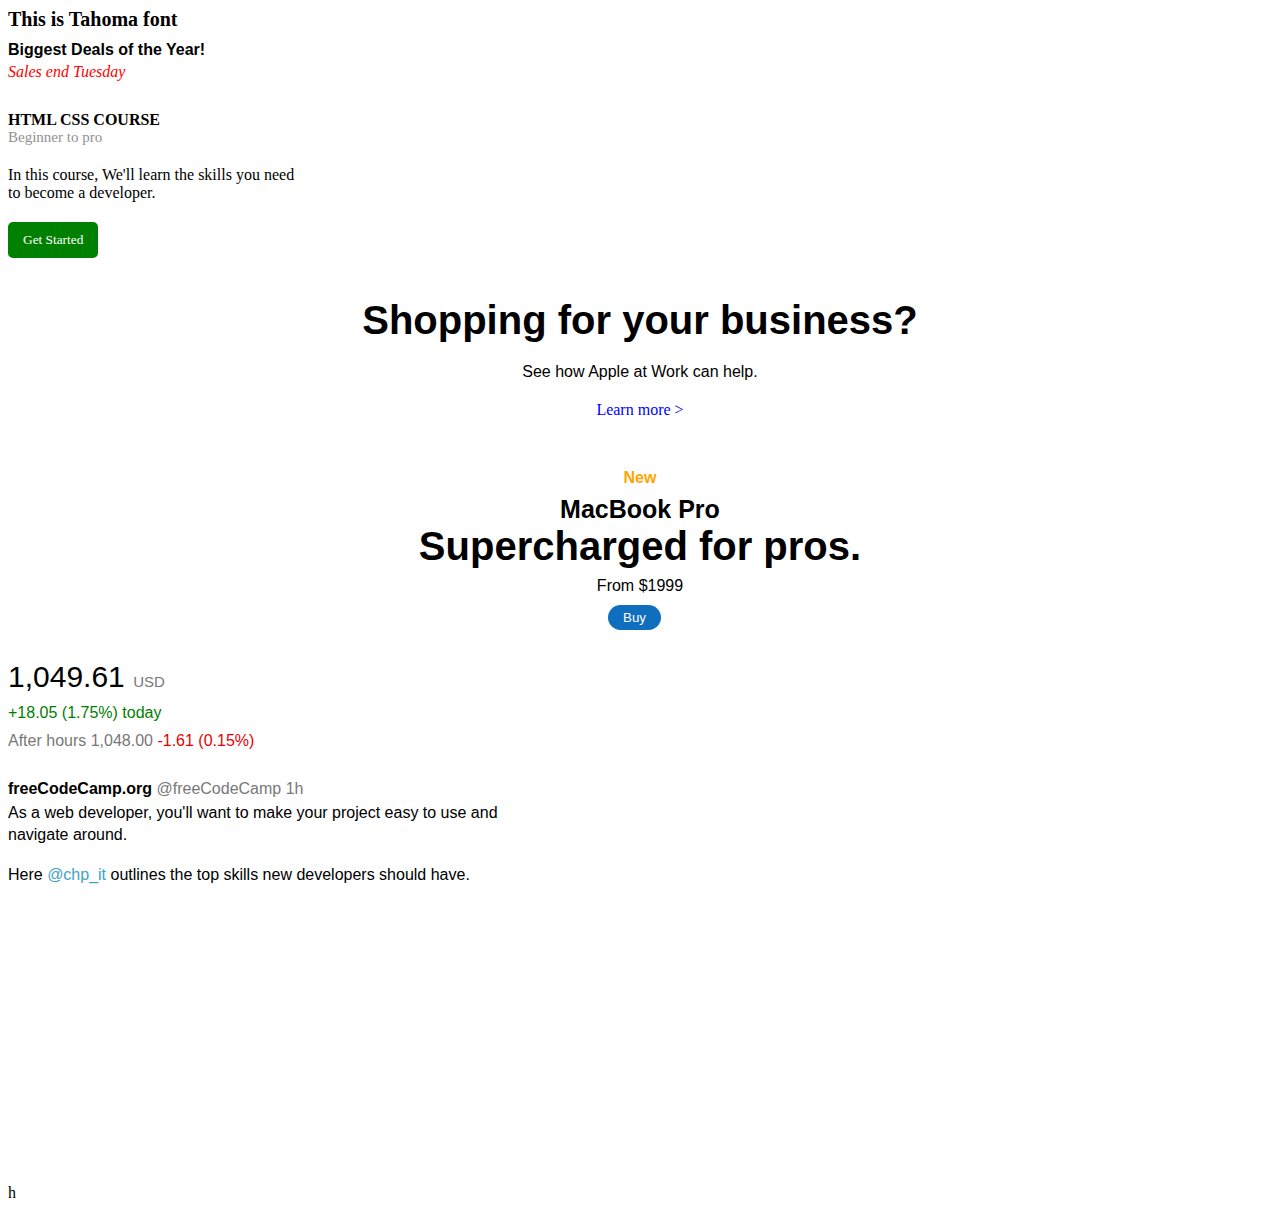
<file: intro-to-html/text.html>
<!DOCTYPE html>
<html>
  <head>
    <title>Web practice</title>
    <link rel="stylesheet" href="styles/text.css">
  </head>
  <body>
    <p class="tahoma-font">
      This is Tahoma font
    </p>
    
    <p class="biggest-paragraph">
      Biggest Deals of the Year!
    </p>
    
    <p class="sale-end">
      Sales end Tuesday
    </p>
    
    <p class="topic-html">
      HTML CSS COURSE
    </p>
    
    <p class="beginner-pro">
      Beginner to pro
    </p>
    
    <p class="course-skills">
      In this course, We'll learn the skills you need to become a developer.
    </p>
    
    <button class="get-button">
      Get Started
    </button>
    
    <p class="business-shopping">
      Shopping for  your business?
    </p>
    
    <p class="apple-work">
      See how Apple at Work can help.
    </p>
    
    <p class="learn-more">
      Learn more &gt;
    </p>
    
    <p class="new-text">
      New
    </p>
    
    <p class="mac-book">
      MacBook Pro
    </p>
    
    <p class="super-charged">
      Supercharged for pros.
    </p>
    
    <p class="sales-price">
      From &#36;1999
    </p>
    
    <button class="buy-button">
      Buy
    </button>
    
    <p class="usd-money">
      1,049.61 <span class="us-d">USD</span>
    </p>
    
    <p class="commission-percentage">
      +18.05 (1.75%) today
    </p>
    
    <p class="after-percentage">
      After hours 1,048.00 <span class="percentage-subtract">-1.61 (0.15%)</span>
    </p>
    
    <p class="free-codecamp">
      freeCodeCamp.org <span class="free-1h">@freeCodeCamp 1h</span>
    </p>
    
    <p class="web-developer">
      As a web developer, you'll want to make your project easy to use and navigate around.
    </p>
    
    <p class="top-skills">
      Here <span class="chp-it">@chp_it</span> outlines the top skills new developers should have.
    </p>
    
    <p class="h-paragraph">
      h
    </p>
  </body>
</html>
</file>
<file: styles/video.css>
.div-thumbnail-1 {
  margin-bottom: 12px;
  position: relative;

}

.time-div {
  position: absolute;
  background-color: black;
  color: white;
  bottom: 10px;
  right: 10px;
  padding-left: 5px;
  padding-right: 5px;
  padding-top: 5px;
  padding-bottom: 5px;
  font-size: 11px;
  font-family: roboto, arial;
  font-weight: 500;
}

.thumbnail-1 {
    width: 100%;
    cursor: pointer;
  }

  .video-info-grid {
    display:grid;
    grid-template-columns: 50px 1fr;
  }

  .profile-pic {
    border-radius: 50px;
    width: 40px;
    cursor: pointer;
  }

  .profile-div {
    width: 50px;
    display: inline-block;
    vertical-align: top;
  }

  .video-title {
    margin-bottom: 10px;
    line-height: 22px;
    font-size: 14px; 
  }

  .talking-paragraph {
    font-weight: 500;
  }

  .video-author,
  .video-stats {
    font-size: 12px;
    color: rgb(96, 96, 96)
  }

  .video-author {
    margin-bottom: 3px;
  }

  .video-column {
    display: grid;
    grid-template-columns: 1fr 1fr 1fr;
    column-gap: 20px;
    row-gap: 40px;
  }

  @media (max-width: 750px) {
    .video-column {
      grid-template-columns: 1fr 1fr;
    }
  }

  @media (min-width: 999px) and (max-width: 751px) {
    .video-column {
      grid-template-columns: 1fr 1fr 1fr;
    }
  }

  @media (min-width: 1000px) {
    .video-column {
      grid-template-columns: 1fr 1fr 1fr 1fr;
    }

    .talking-paragraph {
      font-size: 16px;
      line-height: 24px;
    }

    .video-author {
      font-size: 14px;
    }

    .video-stats {
      font-size: 14px;
    }
  }

  .video-link {
    text-decoration: none;
    color: black;
  }
</file>
<file: styles/header.css>
.header-div {
  display: flex;
  height: 55px;
  justify-content: space-between;
  position:fixed;
  background-color: white;
  top: 0;
  left: 0;
  right: 0;
  border-bottom-style: solid;
  border-bottom-width: 1px;
  border-bottom-color: rgb(200, 200,  200);
  z-index: 100;
}

.header-div1 {
  display: flex;
  align-items: center;
}

.hamburger-menu {
  height: 24px;
  margin-left: 24px;
  margin-right: 24px;
}

.youtube-logo {
  height: 20px;
}

.header-div2 {
  flex: 1;
  margin-left: 70px;
  margin-right: 35px;
  max-width: 500px;
  display: flex;
  align-items: center;
}

.search-bar {
  margin-left: 20px;
  height: 36px;
  flex: 1;
  border-width: 1px;
  border-style: solid;
  border-color: rgb(200, 200, 200);
  padding-left: 12px;
  max-width: 340px;
  font-size: 15px;
  box-shadow: inset 1px 1px 5px rgba(0, 0, 0, 0.05)
}

.search-bar::placeholder {
  font-size: 15px;
}

.search-button {
  height: 40px;
  width: 65px;
  margin-right: 9px;
  margin-left: -1px;
  background-color: whitesmoke;
  border-width: 1px;
  border-style: solid;
  border-color: rgb(200, 200, 200);
}

.search-button,
.voice-search-button,
.upload-div,
.notification-div {
  position: relative;
  display: flex;
  justify-content: center;
  align-items: center;
}

.search-button:hover div,
.voice-search-button:hover div,
.upload-div:hover div,
.notification-div:hover div {
  opacity: 1;
}

.search-button-image {
  width: 24px;
}

.search-button div,
.voice-search-button div,
.upload-div div,
.notification-div div {
  background-color: rgba(76, 76, 76, 0.9);
  color: white;
  font-size: 12px;
  padding-left: 8px;
  padding-right: 8px;
  padding-top: 5px;
  padding-bottom: 5px;
  position: absolute;
  bottom: -30px;
  border-radius: 2px;
  opacity: 0;
  pointer-events: none;
  transition: opacity 0.15s;
  white-space: nowrap;
  display: flex;
}

.voice-search-button {
  height: 40px;
  width: 40px;
  border-radius: 20px;
  border: none;
  background-color: whitesmoke;
}

.voice-icon-image {
  height: 24px;
}

.header-div3 {
  width: 185px;
  display: flex;
  align-items: center;
  justify-content: space-between;
  margin-right: 22px;
  flex-shrink: 0;

}

.upload-icon {
  height: 24px;
}

.youtube-app-icon {
  height: 24px;
}

.notifications-icon {
  height: 24px;
}

.channel-picture {
  height: 32px;
  border-radius: 16px;
}

.notification-div {
  position: relative;
  margin-top: 3px;
}

.three-div {
  font-family: roboto, arial;
  position: absolute;
  padding-left: 5px;
  padding-top: 1px;
  padding-right: 5px;
  padding-bottom: 1px;
  background-color: rgb(200, 0, 0);
  color: white;
  border-radius: 10px;
  font-size: 11px;
  top: -1px;
  right: -5px;
}
</file>
<file: styles/general.css>
p {
  margin: 0;
}

.body-element {
  font-family: roboto, Arial;
  margin: 0;
  padding-top: 83px;
  padding-left: 95px;
  background-color: whitesmoke;
}
</file>
<file: styles/sidebar.css>
.sidebar {
    position: fixed;
    top: 55px;
    bottom: 0;
    background-color: white;
    left: 0;
    width: 72px;
    z-index: 200;
  }
  
  .sidebar-div {
    height: 75px;
    display: flex;
    justify-content: center;
    align-items: center;
    flex-direction: column;
  }

  .sidebar-div img {
    height: 24px;
    margin-bottom: 7px;
  }

  .sidebar-div div {
    font-size: 10px;
  }

  @media (min-width: 1200.1px) {
    .sidebar {
      width: 200px;
      padding: 15px 0 0 20px;
    }

    .sidebar-div {
      margin-bottom: 5px;
      flex-direction: row;
      height: 35px;
      justify-content: stretch;
    }
    .body-element {
      padding-left: 245px;
    }
    
    .sidebar-div img {
      padding-right: 25px;
    }
  }
</file>
<file: 2exercises.css>
.body-element {
  padding-bottom: 1000px;
}

div {
  font-family: arial;
}

p {
  margin: 0;
  font-family: arial;
}

.notified {
  padding-top: 15px;
  padding-bottom: 15px;
  padding-left: 15px;
  padding-right: 15px;
  width: 250px;
  border-style: solid;
  border-color: gray;
  border-width: 1px;
  border-radius: 5px;
  margin-bottom: 30px;
}

.home-div {
  display: flex;
  flex-direction: row;
  justify-content: space-between;
  margin-bottom: 10px;
}

.notification-div {
  display: flex;
  flex-direction: row;
  justify-content: space-between;
  margin-bottom: 10px;
}

.messages-div {
  display: flex;
  flex-direction: row;
  justify-content: space-between;
}

.messages-no,
.notification-no,
.home-no {
  background-color: rgb(50, 122, 255);
  color: white;
  padding-top: 2px;
  padding-bottom: 2px;
  padding-left: 10px;
  padding-right: 10px;
  border-radius: 10px;
}


.general-div {
  width: 320px;
  padding-top: 10px;
  padding-bottom: 10px;
  display: flex;
  flex-direction: row;
  align-items: center;
}

.img-div {
  width: 58px;
}

.img {
  width: 58px;
  height: 58px;
  border-radius: 50px;
}

.oliver-para {
  font-weight: bold;
  margin-bottom: 2px;
}

.cat-para {
  font-size: 18px;
  margin-bottom: 2px;
}

.friend-info {
  margin-left: 10px;
  flex: 1;
}

.button-div {
  width: 100px;
}

.follow-button {
  padding-left: 13px;
  padding-right: 13px;
  padding-top: 7px;
  padding-bottom: 7px;
  font-size: 17px;
  font-weight: bold;
  color: white;
  background-color: rgb(90, 148, 255);
  border: none;
  border-radius: 5px;
}


.general-div2 {
  margin-top: 50px;
  display: flex;
  flex-direction: row;
  justify-content: space-between;
  background-color: rgb(111, 80, 148);
  align-items: center;
  padding-left: 15px;
  padding-right: 10px;
  height: 45px;
  width: 600px;
}

.download-div {

}

.download-button {
  padding-left: 15px;
  padding-right: 15px;
  padding-top: 8px;
  padding-bottom: 8px;
  background-color: rgb(111, 80, 148);
  border-color: white;
  border-style: solid;
  border-width: 1px;
  color: white;
}

.home-div2 {

}

.home-paragraph2 {
  color: white;
  font-weight: bold;
}

.search-bar {
  height: 25px;
  border-radius: 25px;
  border: none;
  width: 350px;
  padding-left: 20px;
  font-size: 15px;
}

.search-div {
  height: 20px;
}

.div-item {
  display: flex;
  margin-top: 20px;
  margin-bottom: 30px;;
}

.div-item1 {
  background-color: lightblue;
  width: 100px;
  height: 70px;
  display: flex;
  align-items: center;
  justify-content: space-around;
}

.item1-paragraph {
  background-color: black;
  color: white;
  display: inline-block;
}

.div-item2 {
  background-color: lightpink;
  width: 200px;
  height: 70px;
}

.row1-div {
  margin-top: 8px;
}

.row2 {
  display: flex;
  justify-content: space-between;
}

.row2-div {
  background-color: black;
  color: white;
}

.div-general {
  margin-left: 10px;
  width: 440px;
  padding-left: 15px;
  padding-top: 10px;
  padding-right: 25px;
  padding-bottom: 25px;
  box-shadow: 1px 1px 10px rgba(0, 0, 0, 0.15);
  border-radius: 5px;
}

.inbox-paragraph {
  color: rgb(137, 135, 135);
  font-weight: 550;
}

.second-div {
  display: flex;
  margin-top: 20px
}

.thumbnail-div {
  margin-right: 10px;
  margin-top: 10px;
}

.thumbnail-10 {
  width: 60px;
  height: 60px;
  border-radius: 30px;
}

.chewy-div {
  width: 380px;
  display: flex;
  align-items: center;
  justify-content: space-between;
}

.chewy-paragraph {
  font-weight: 800;
  font-size: 22px;
  flex: 1;
 
}

.time-paragraph {
  color: rgb(137, 135, 135);
}

.biggest-para {
  font-weight: 800;
  margin-bottom: 2px;
}

.hey-para {
  color: rgb(150, 150, 150);
}

.div-general2 {
  margin-left: 10px;
  width: 440px;
  padding-left: 15px;
  padding-top: 10px;
  padding-right: 25px;
  padding-bottom: 25px;
}

.general-divv {
  box-shadow: 1px 1px 10px rgba(0, 0, 0, 0.15);
  border-radius: 5px;
  margin-top: 20px;
  margin-bottom: 50px;
  width: 490px;
}

.thumbnail-pic {
  width: 60px;
  height: 60px;
  border-radius: 30px;
}

.backend-div-general {
  display: flex;
  width: 440px;
  margin-bottom: 30px;
}

.backend-thumbnail {
  width: 60px;
  margin-right: 10px;
}

.backend-text {
  flex: 1;
  margin-top: 5px;
}

.super-backend {
  font-weight: bold;
  margin-bottom: 3px;
}

.span-text {
  font-size: 15px;
  color: rgb(82, 100, 82);
  font-weight: normal;
}

.what-backend {
  line-height: 21px;
}

.gray-shade-div {
  display: flex;
  border-width: 1px;
  border-style: solid;
  border-color: rgb(206, 206, 206);
  border-radius: 12px;
  margin-top: 15px;
  width: 350px;
}

.gray-shade {
  width: 155px;
  height: 90px;
  background: rgb(206, 206, 206);
  margin-right: 10px;
  border-style: solid;
  border-bottom-left-radius: 10px;
  border-top-left-radius: 10px;
  border: none;
}

.youtube-com {
  padding-top: 10px;
  padding-bottom: 10px;
}

.youtube-paragraph {
  color: rgb(82, 100, 82);
}

.backend {
  line-height: 21px;
  margin-top: 3px;
}

.x-div {
  background-color: black;
  color: white;
  border-radius: 20px;
  position: absolute;
  border: none;
  padding-left: 7px;
  padding-right: 7px;
  padding-top: 1px;
  padding-bottom: 3px;
  top: 0;
  right: 0;
}

.square {
  position: relative;
  width: 320px;
  height: 180px;
  background-color: gray;
  position: fixed;
  bottom: 0;
  right: 0;
}

.x-button {
  background-color: black;
  color: white;
  border-radius: 30px;
  position: absolute;
  border: none;
  font-size: 25px;
  padding-bottom: 5px;
  padding-top: 5px;
  padding-left: 13px;
  padding-right: 13px;
  left: -15px;
  top: -15px;
}

.time-div {
  background-color: black;
  color: white;
  position: absolute;
  bottom: 10px;
  right: 10px;
  padding-top: 5px;
  padding-bottom: 5px;
  padding-right: 8px;
  padding-left: 8px;
}

.thumbnail-1000 {
  display: inline-block;
  position: relative;
}

.percentages {
  font-family: arial;
  position: absolute;
  background-color: black;
  color: white;
  padding-top: 8px;
  padding-bottom: 8px;
  padding-left: 10px;
  padding-right: 10px;
  top: 10px;
  right: 0;
  margin-left: 30px;
}

.add-div {
  position: absolute;
  bottom: 0;
  right: 0;
  left: 0;
  background-color: rgba(255, 255, 255, 0.7);
  height: 80px;
  display: flex;
  align-items: center;
  justify-content: space-around;
}

.add-button {
  padding-top: 8px;
  padding-bottom: 8px;
  padding-left: 20px;
  padding-right: 20px;
  border-color: black;
  border-style: solid;
}
</file>
<file: intro-to-html/styles/button.css>
.request-button {
    background-color: black;
    color: white;
    padding-left: 15px;
    padding-right: 15px;
    padding-top: 10px;
    padding-bottom: 10px;
    cursor: pointer;
    border: none;
    transition: opacity 0.15s;
  }

  .request-button:hover {
    opacity: 0.8;
  }

  .add-button {
    background-color: rgb(255, 216, 20);
    padding-left: 50px;
    padding-top: 8px;
    padding-bottom: 8px;
    padding-right: 50px;
    border-radius: 75px;
    border: none;
    margin-left: 10px;
    cursor: pointer;
    font-size:13px;
    transition: background-color 0.15s;
  }

  .add-button:hover {
    background-color: rgb(236, 199, 15);
  }

  .add-button:active {
    opacity: 0.5;
  }

  .sign-button {
    background-color: rgb(46, 164, 79);
    color: white;
    border: none;
    padding-left: 15px;
    padding-right: 15px;
    padding-top: 10px;
    padding-bottom: 10px;
    border-radius: 5px;
    margin-left: 10px;
    cursor: pointer;
    font-weight: bold;
    transition: box-shadow 0.15s;
  }

  .sign-button:hover {
    box-shadow: 0px 5px 10px rgba(0, 0, 0, 0.15);
  }

  .get-button {
    background-color: rgb(121, 82, 179);
    color: white;
    border: none;
    padding-left: 15px;
    padding-right: 15px;
    padding-top: 10px;
    padding-bottom: 10px;
    font-weight: bold;
    border-radius: 3px;
    cursor: pointer;
    transition: background-color 0.15;
  }

  .get-button:hover {
    background-color: rgb(97, 62, 148);
  }

  .download-button {
    border-color: rgb(108, 117, 125);
    background-color: white;
    color:rgb(108, 117, 125);
    padding-left: 15px;
    padding-right: 15px;
    padding-top: 10px;
    padding-bottom: 10px;
    border-radius: 3px;
    border: solid;
    margin-left: 5px;
    border-width: 1px;
    font-weight: bold;
    cursor: pointer;
    transition: background-color 0.15s,
     color 0.15s;
  }

  .download-button:hover {
    background-color: rgb(108, 117, 125);
    color: white;
  }

  .apply-button {
    background-color: rgb(10, 102, 194);
    color: white;
    border-radius: 100px;
    font-weight: bold;
    border: none;
    cursor: pointer;
    padding-left: 15px;
    padding-right: 15px;
    padding-top: 10px;
    padding-bottom: 10px;
    transition: background-color 0.15s;
  }

  .apply-button:hover {
    background-color: rgb(13, 73, 134);
  }

  .save-button {
    background-color: white;
    border-color: rgb(10, 102, 194);
    color:rgb(10, 102, 194);
    padding-left: 15px;
    padding-right: 15px;
    padding-top: 9px;
    padding-bottom: 9px;
    border-style: solid;
    border-radius: 35px;
    border-width: 1.3px;
    font-weight: bold;
    margin-left: 5px;
    cursor: pointer;
  }

  .save-button:hover {
    border-width: 2px;
    background-color: rgb(232, 249, 255);
  }

  .nike-paragraph {
    font-weight: bold;
    font-size:22px;
    margin: 10px;
  }

  .back-paragraph {
    color: rgb(0, 113, 133);
    cursor: pointer;
    margin: 10px;
  }

  .back-paragraph:hover {
    color: rgb(189, 73, 0);
  }
  
  .stock-paragraph {
    color: rgb(0, 118, 0);
    font-weight: bold;
    margin-left: 10px;
  }

  .free-paragraph {
    margin-left: 10px;
  }

  .buy-paragraph {
    background-color: rgb(255, 164, 28);
    padding-left: 25px;
    padding-top: 8px;
    padding-bottom: 7px;
    padding-right: 25px;
    font-size: 15px;
    border-radius: 75px;
    border: none;
    margin-left: 10px;
    cursor: pointer;
    font-size:15px;
  }

  .buy-paragraph:hover {
    background-color:rgb(255, 153, 0);
  }

  .buy-paragraph:active {
    opacity: 0.5;
  }

  .stretch-button {
    height: 25px;
    width: 70px;
    font-size: 15px;
    background-color: green;
    color: white;
    border: none;
    transition: width 0.5s,
     height 0.5s;
  }

  .stretch-button:hover {
    height: 50px;
    width: 120px;
  }

  .shadow-button {
    padding-left: 15px;
    padding-right: 15px;
    padding-top: 4px;
    padding-bottom: 4px;
    font-size: 15px;
    background-color: green;
    color: white;
    border: none;
    margin-top: 3px;
    margin-left: 3px;
  }

  .shadow-button:active {
    box-shadow: 2px 2px 5px rgba(0, 0, 0, 0.7);
    margin-top: 0px;
    margin-left: 0px;
  }

  .one-button {
    padding-left: 15px;
    padding-right: 15px;
    padding-top: 4px;
    padding-bottom: 4px;
    font-size: 15px;
    background-color: green;
    color: white;
    border: none;
    margin-left: 10px;
    margin-right: 5px;
    transition: padding 0.15s,
     margin 0.15s;
  }

  .one-button:hover {
    padding-right: 20px;
    padding-left: 20px;
    margin-left: 5px;
    margin-right: 0px;
  }

  .two-button {
    padding-left: 15px;
    padding-right: 15px;
    padding-top: 4px;
    padding-bottom: 4px;
    font-size: 15px;
    background-color: green;
    color: white;
    border: none;
    margin-left: 5px;
    margin-right: 5px;
    transition: padding 0.15s,
     margin 0.15s;
  }

  .two-button:hover {
    padding-left: 20px;
    padding-right: 20px;
    margin-right: 0px;
    margin-left: 0px;
  }

  .three-button {
    padding-left: 15px;
    padding-right: 15px;
    padding-top: 4px;
    padding-bottom: 4px;
    font-size: 15px;
    background-color: green;
    color: white;
    border: none;
    margin-left: 5px;
    transition: padding 0.15s,
     margin 0.15s;
  }

  .three-button:hover {
    padding-left: 20px;
    padding-right: 20px;
    margin-left: 0px; 
  }
</file>
<file: intro-to-html/styles/new.css>
p {
  margin: 0;
  font-family: montserrat;
}

.model-paragraph {
  text-align: center;
  font-weight: bold;
  font-size: 50px;
  margin-bottom: 20px;
  margin-top: 20px;
}

.order-delivery {
  text-align: center;
  font-size: 30px;
}
</file>
<file: intro-to-html/styles/text.css>
p {
    margin: 0;
  }

  .tahoma-font {
    font-family: Tahoma;
    font-size: 20px;
    font-weight: bold;
    margin-bottom: 10px;
  }

  .biggest-paragraph {
    font-family: arial;
    font-weight: bold;
    margin-bottom: 4px;
  }

  .sale-end {
    font-style: italic;
    color: red;
    margin-bottom: 30px;
  }

  .topic-html {
    font-family: verdana;
    font-weight: bold;
  }

  .beginner-pro {
    color: rgb(145, 145, 145);
    font-family: verdana;
    font-size: 15px;
    margin-bottom: 20px;
  }

  .course-skills {
    font-family: verdana;
    width: 300px;
  }

  .get-button {
    color: white;
    background: green;
    padding-left: 15px;
    padding-right: 15px;
    padding-top: 10px;
    padding-bottom: 10px;
    border: none;
    margin-top: 20px;
    border-radius: 5px;
    font-family: verdana;

  }

  .business-shopping {
    font-family: arial;
    margin-top: 40px;
    font-weight: bold;
    font-size: 40px;
    text-align: center;
  }

  .apple-work {
    text-align:center;
    font-family: arial;
    margin-top: 20px;
    margin-bottom: 20px;

  }

  .learn-more {
    text-align: center;
    color: blue;
  }

  .new-text {
    text-align: center;
    color: orange;
    margin-top: 50px;
    font-weight: bold;
    font-family: arial;
  }

  .mac-book {
    text-align: center;
    font-weight: bold;
    font-size: 25px;
    margin-top: 8px;
    font-family: arial;
  }

  .super-charged {
    text-align: center;
    font-weight: bold;
    font-size: 40px;
    font-family: arial;
  }

  .sales-price {
    text-align: center;
    margin-top: 8px;
    font-family: arial;
  }

  .buy-button {
    font-family: arial;
    margin-left: 600px;
    padding-left: 15px;
    padding-right: 15px;
    padding-top: 5px;
    padding-bottom: 5px;
    border-radius: 15px;
    margin-top: 10px;
    border: none;
    color: white;
    background-color: rgb(16, 110, 190);
  }

  .h-paragraph {
    margin-top: 300px;
  }

  .usd-money {
    margin-top: 30px;
    font-family: arial;
    font-size: 30px;
  }

  .us-d {
    font-size: 15px;
    color: rgb(120, 120, 120);
  }
  .commission-percentage {
    font-family: arial;
    color: green;
    margin-bottom: 10px;
    margin-top: 10px;
  }
  .after-percentage {
    color: rgb(120, 120, 120);
    font-family: arial;
    margin-bottom: 30px;
  }

  .percentage-subtract {
    color: rgb(235, 0, 0);
  }

  .free-codecamp {
    font-weight: bold;
    font-family: arial;
  }

  .free-1h {
    color: rgb(120, 120, 120);
    font-weight: normal;
  }

  .web-developer {
    font-family: arial;
    line-height: 22px;
    margin-top: 4px;
    width: 500px;
  }

  .top-skills {
    font-family: arial;
    margin-top: 20px;
  }

  .chp-it {
    color: rgb(65, 162, 203);
  }
</file>
